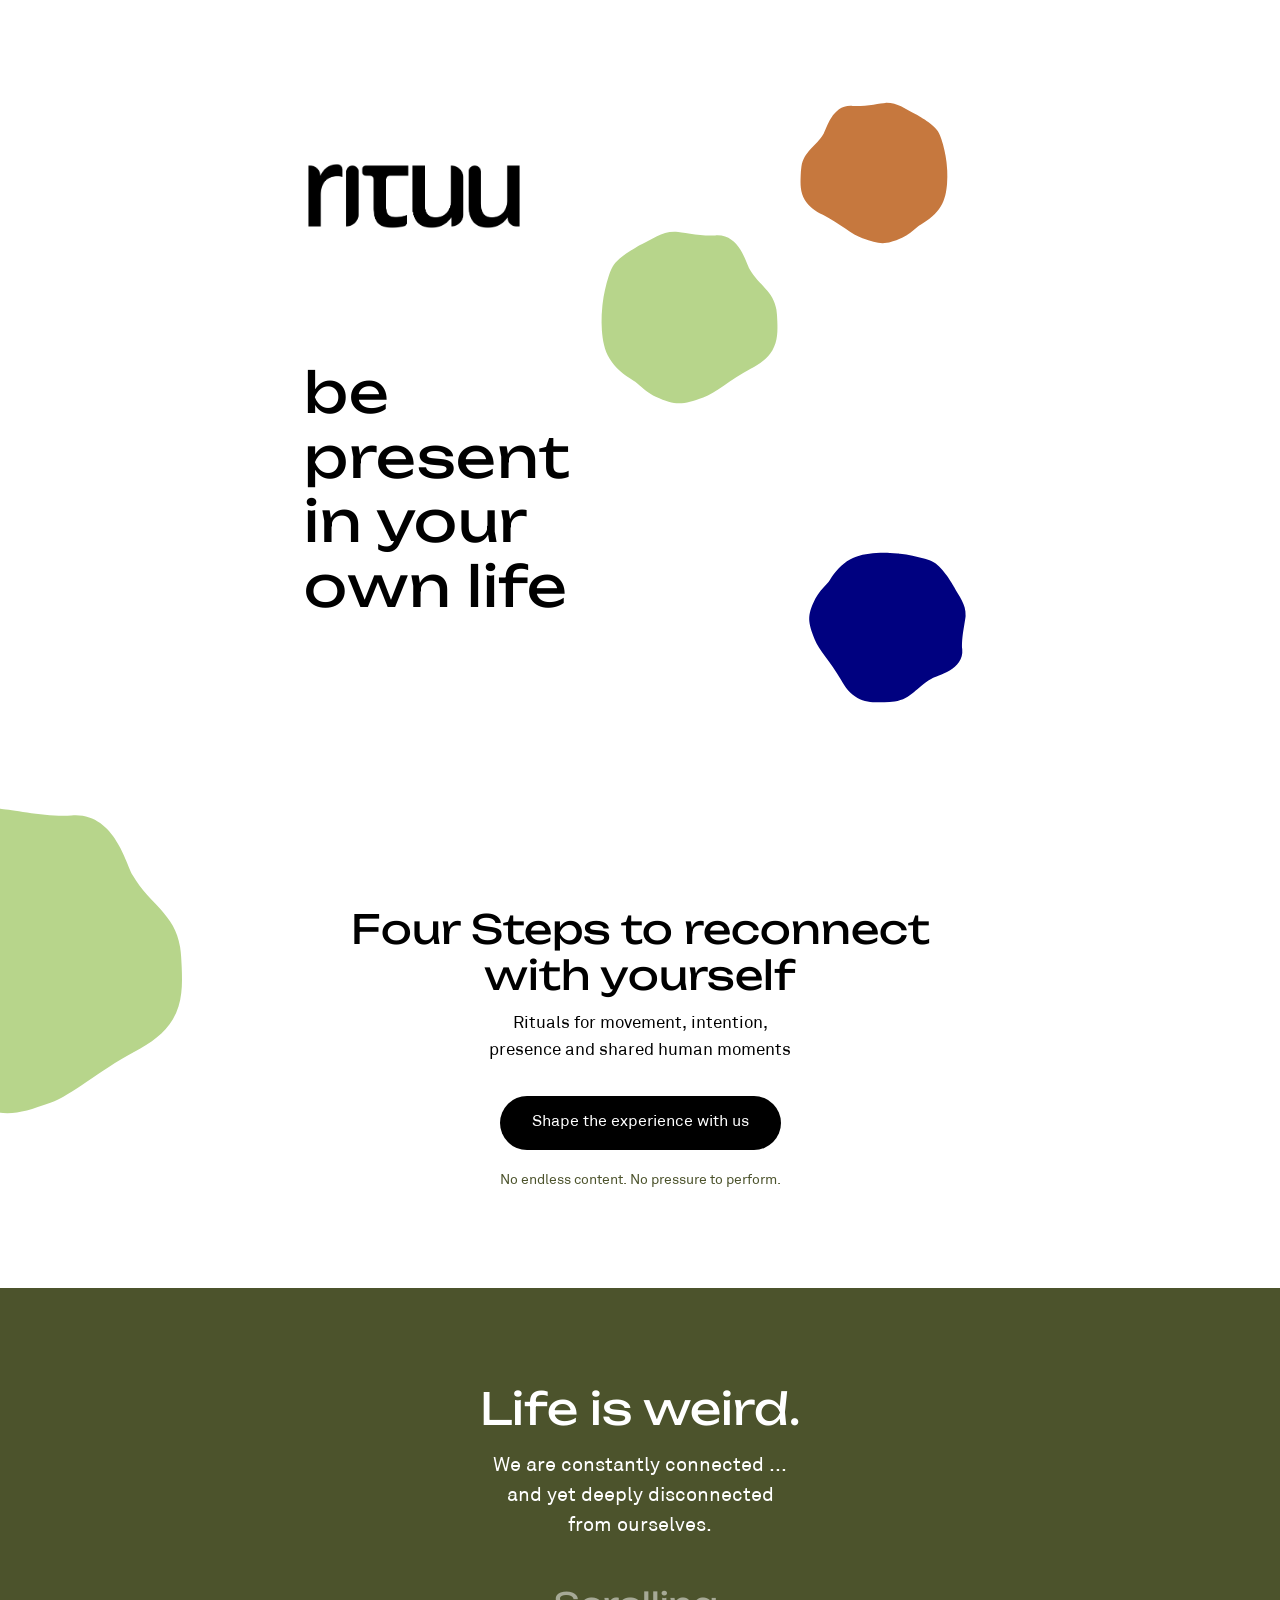
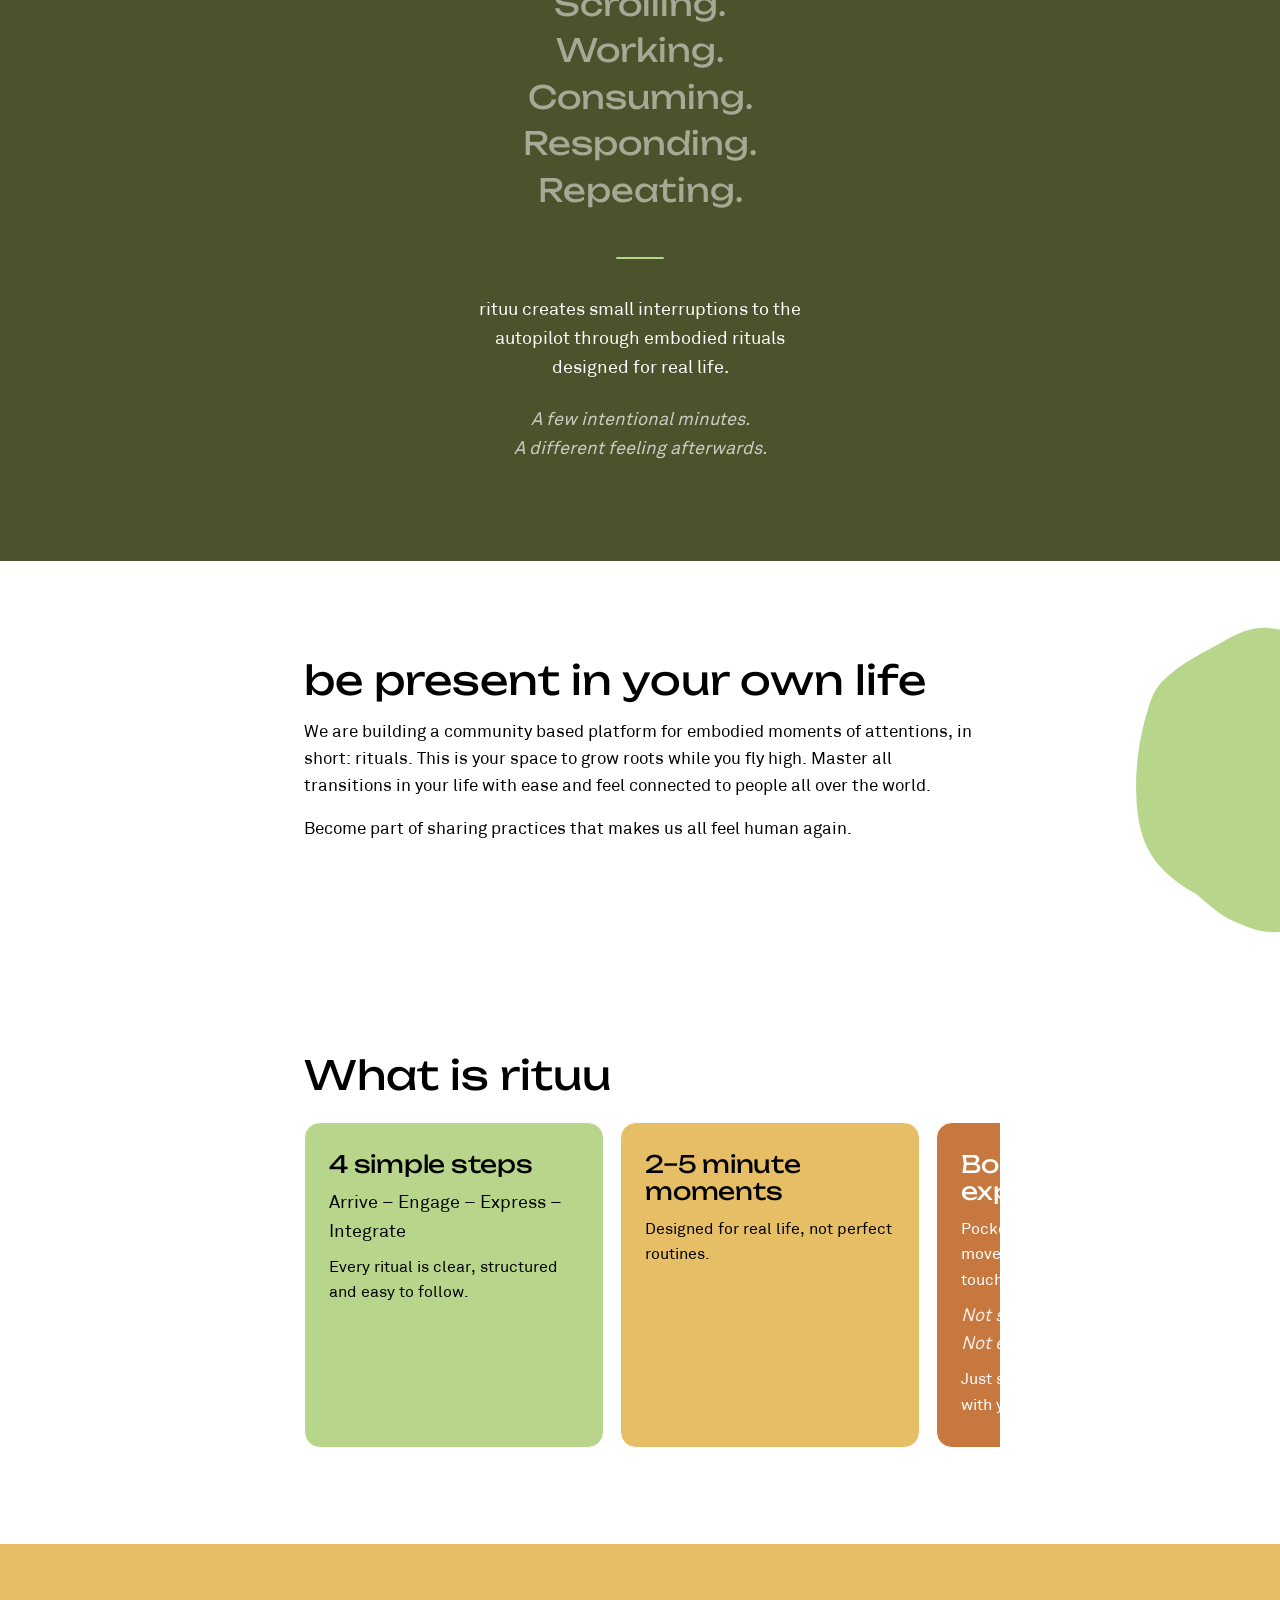
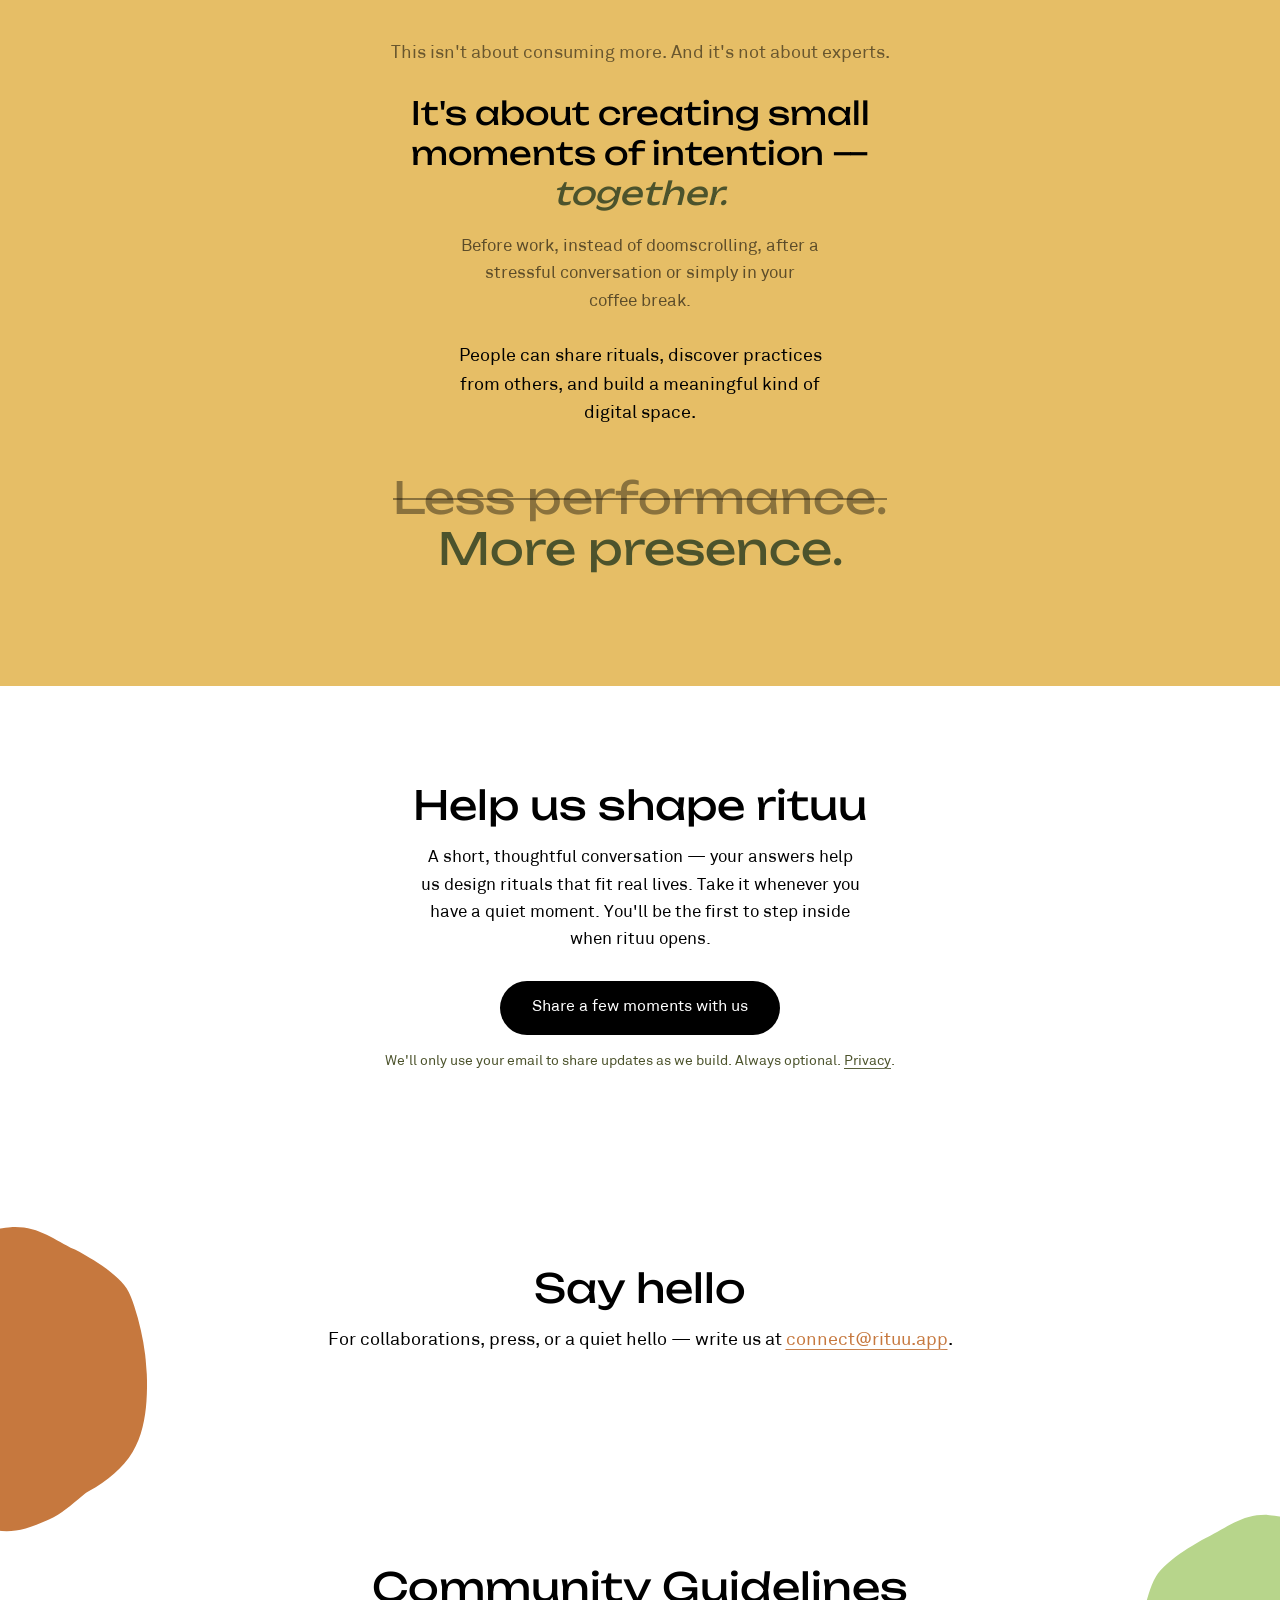
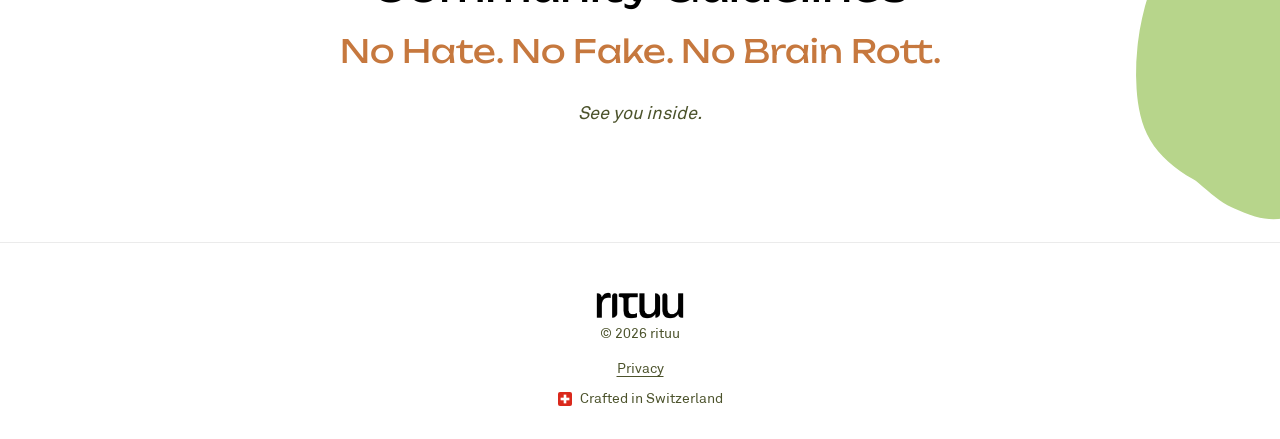
<file: index.html>
<!DOCTYPE html>
<html lang="en">
<head>
  <meta charset="UTF-8">
  <meta name="viewport" content="width=device-width, initial-scale=1">
  <title>rituu — your digital sanctuary</title>
  <meta name="description" content="rituu is a community-based platform for embodied moments of attention. Be present in your own life and master its transitions through shared ritual practices.">

  <link rel="canonical" href="https://rituuapp.github.io/rituu-landing/">

  <meta property="og:type" content="website">
  <meta property="og:url" content="https://rituuapp.github.io/rituu-landing/">
  <meta property="og:title" content="rituu — your digital sanctuary">
  <meta property="og:description" content="A community-based platform for embodied moments of attention. Be present in your own life.">
  <meta property="og:image" content="https://rituuapp.github.io/rituu-landing/assets/og-image.png">
  <meta property="og:image:width" content="1200">
  <meta property="og:image:height" content="630">
  <meta property="og:image:alt" content="rituu — your digital sanctuary">
  <meta property="og:site_name" content="rituu">

  <meta name="twitter:card" content="summary_large_image">
  <meta name="twitter:title" content="rituu — your digital sanctuary">
  <meta name="twitter:description" content="A community-based platform for embodied moments of attention.">
  <meta name="twitter:image" content="https://rituuapp.github.io/rituu-landing/assets/og-image.png">

  <meta name="theme-color" content="#FFFFFF">

  <link rel="icon" type="image/svg+xml" href="favicon.svg">
  <link rel="apple-touch-icon" href="assets/rituu_logo_black_tr.png">

  <script type="application/ld+json">
  {
    "@context": "https://schema.org",
    "@type": "Organization",
    "name": "rituu",
    "url": "https://rituuapp.github.io/rituu-landing/",
    "logo": "https://rituuapp.github.io/rituu-landing/assets/rituu_logo_black_tr.png",
    "description": "A community-based platform for embodied moments of attention. Master life's transitions through shared ritual practices.",
    "email": "connect@rituu.app",
    "foundingLocation": {
      "@type": "Country",
      "name": "Switzerland"
    }
  }
  </script>

  <link rel="preconnect" href="https://fonts.googleapis.com">
  <link rel="preconnect" href="https://fonts.gstatic.com" crossorigin>
  <link rel="stylesheet" href="https://fonts.googleapis.com/css2?family=Unbounded:wght@300..900&display=swap">

  <link rel="stylesheet" href="styles.css">

  <!-- Google tag (gtag.js) -->
  <script async src="https://www.googletagmanager.com/gtag/js?id=G-H9V5ZC2HZX"></script>
  <script>
    window.dataLayer = window.dataLayer || [];
    function gtag(){dataLayer.push(arguments);}
    gtag('js', new Date());

    gtag('config', 'G-H9V5ZC2HZX');
  </script>
</head>
<body>
  <header class="hero" id="hero">
    <div class="hero__inner container">
      <div class="hero__content">
        <img class="hero__logo reveal" style="--reveal-delay:0.2s" src="assets/rituu_logo_black_tr.png" alt="rituu" width="320" height="320">
        <h1 class="hero__tagline reveal" style="--reveal-delay:0.4s">be present in your own life</h1>
      </div>
      <div class="hero__blobs" aria-hidden="true">
        <img class="blob blob--hero-1 reveal" style="--reveal-delay:0.4s" src="assets/rituu_logoideation_form_2.svg" alt="" data-parallax="0.30">
        <img class="blob blob--hero-2 reveal" style="--reveal-delay:0.6s" src="assets/rituu_logoideation_form_1.svg" alt="" data-parallax="0.45">
        <img class="blob blob--hero-3 reveal" style="--reveal-delay:0.8s" src="assets/rituu_logoideation_form_4.svg" alt="" data-parallax="0.55">
      </div>
    </div>
  </header>

  <main>
    <section class="section section--cta" id="early-cta" aria-labelledby="early-cta-h">
      <img class="blob blob--side blob--cta reveal" src="assets/rituu_logoideation_form_1.svg" alt="" aria-hidden="true" data-parallax="0.30">
      <div class="container cta">
        <h2 id="early-cta-h" class="reveal">Four Steps to reconnect with yourself</h2>
        <p class="cta__sub reveal">Rituals for movement, intention, presence and shared human moments</p>
        <a class="btn btn--primary reveal"  href="https://app.formbricks.com/s/cmppcyhiz9tw4xx01ex6nusjm" target="_blank" rel="noopener">Shape the experience with us</a>
        <p class="cta__note reveal">No endless content. No pressure to perform.</p>
      </div>
    </section>

    <section class="section section--weird" id="weird" aria-labelledby="weird-h">
      <div class="container weird">
        <h2 id="weird-h" class="reveal">Life is weird.</h2>
        <p class="weird__lead reveal">We are constantly connected ... and yet deeply disconnected from ourselves.</p>
        <div class="weird__loop" role="presentation">
          <span class="reveal" style="--reveal-delay:0s">Scrolling.</span>
          <span class="reveal" style="--reveal-delay:0.12s">Working.</span>
          <span class="reveal" style="--reveal-delay:0.24s">Consuming.</span>
          <span class="reveal" style="--reveal-delay:0.36s">Responding.</span>
          <span class="reveal" style="--reveal-delay:0.48s">Repeating.</span>
        </div>
        <p class="weird__turn reveal">rituu creates small interruptions to the autopilot through embodied rituals designed for real life.</p>
        <p class="weird__close reveal">A few intentional minutes.<br>A different feeling afterwards.</p>
      </div>
    </section>

    <section class="section section--mission" id="mission" aria-labelledby="mission-h">
      <img class="blob blob--side blob--mission reveal" src="assets/rituu_logoideation_form_1.svg" alt="" aria-hidden="true" data-parallax="0.35">
      <div class="container">
        <h2 id="mission-h" class="reveal">be present in your own life</h2>
        <p class="reveal">We are building a community based platform for embodied moments of attentions, in short: rituals. This is your space to grow roots while you fly high. Master all transitions in your life with ease and feel connected to people all over the world.</p>
        <p class="reveal">Become part of sharing practices that makes us all feel human again.</p>
      </div>
    </section>

    <section class="section section--playground" id="playground" aria-labelledby="playground-h">
      <img class="blob blob--side blob--playground reveal" src="assets/rituu_logoideation_form_3.svg" alt="" aria-hidden="true" data-parallax="0.40">
      <div class="container">
        <h2 id="playground-h" class="reveal">What is rituu</h2>
        <ol class="cards reveal" id="rituu-cards">
          <li class="card card--1">
            <h3 class="card__title">4 simple steps</h3>
            <p class="card__lead">Arrive – Engage – Express – Integrate</p>
            <p class="card__body">Every ritual is clear, structured and easy to follow.</p>
          </li>
          <li class="card card--2">
            <h3 class="card__title">2–5 minute moments</h3>
            <p class="card__body">Designed for real life, not perfect routines.</p>
          </li>
          <li class="card card--3">
            <h3 class="card__title">Body-first experiences</h3>
            <p class="card__body">Pockets of time centered around movement, breath, gestures, touch, voice and intention.</p>
            <p class="card__aside">Not self-optimization.<br>Not endless meditation.</p>
            <p class="card__body">Just simple ways to reconnect with yourself through the body.</p>
          </li>
          <li class="card card--4">
            <h3 class="card__title">Shared by real people</h3>
            <p class="card__body">Discover rituals created by others — or share your own.</p>
          </li>
        </ol>
        <div class="cards__dots" role="group" aria-label="Card navigation">
          <button type="button" class="cards__dot is-active" aria-label="Show card 1" data-index="0"></button>
          <button type="button" class="cards__dot" aria-label="Show card 2" data-index="1"></button>
          <button type="button" class="cards__dot" aria-label="Show card 3" data-index="2"></button>
          <button type="button" class="cards__dot" aria-label="Show card 4" data-index="3"></button>
        </div>
      </div>
    </section>

    <section class="section section--community" id="community" aria-labelledby="community-h">
      <div class="container community">
        <h2 id="community-h" class="visually-hidden">Presence, not performance</h2>
        <p class="community__neg reveal">This isn't about consuming more. And it's not about experts.</p>
        <p class="community__lead reveal">It's about creating small moments of intention — <em>together.</em></p>
        <p class="community__when reveal">Before work, instead of doomscrolling, after a stressful conversation or simply in your coffee break.</p>
        <p class="community__share reveal">People can share rituals, discover practices from others, and build a meaningful kind of digital space.</p>
        <p class="community__punch reveal">
          <span class="community__less">Less performance.</span>
          <span class="community__more">More presence.</span>
        </p>
      </div>
    </section>

    <section class="section section--subscribe" id="subscribe" aria-labelledby="subscribe-h">
      <div class="container subscribe">
        <h2 id="subscribe-h" class="subscribe__title reveal">Help us shape rituu</h2>
        <p class="subscribe__lead reveal">A short, thoughtful conversation — your answers help us design rituals that fit real lives. Take it whenever you have a quiet moment. You'll be the first to step inside when rituu opens.</p>
        <div class="subscribe__form reveal">
          <a class="btn btn--primary" href="https://app.formbricks.com/s/cmppcyhiz9tw4xx01ex6nusjm" target="_blank" rel="noopener">Share a few moments with us</a>
        </div>
        <p class="subscribe__notice reveal">We'll only use your email to share updates as we build. Always optional. <a href="privacy.html">Privacy</a>.</p>
      </div>
    </section>


    <section class="section section--connect" id="connect" aria-labelledby="connect-h">
      <img class="blob blob--side blob--connect reveal" src="assets/rituu_logoideation_form_2.svg" alt="" aria-hidden="true" data-parallax="0.45">
      <div class="container">
        <h2 id="connect-h" class="reveal">Say hello</h2>
        <p class="reveal">For collaborations, press, or a quiet hello — write us at <a href="mailto:connect@rituu.app">connect@rituu.app</a>.</p>
      </div>
    </section>

    <section class="section section--guidelines" id="guidelines" aria-labelledby="guidelines-h">
      <img class="blob blob--side blob--guidelines reveal" src="assets/rituu_logoideation_form_1.svg" alt="" aria-hidden="true" data-parallax="0.50">
      <div class="container guidelines">
        <h2 id="guidelines-h" class="reveal">Community Guidelines</h2>
        <p class="guidelines__rules reveal">No Hate. No Fake. No Brain Rott.</p>
        <p class="guidelines__sign reveal">See you inside.</p>
      </div>
    </section>
  </main>

  <footer class="footer">
    <div class="container footer__inner">
      <img class="footer__mark reveal" src="assets/rituu_logo_black_tr.png" alt="rituu" width="200" height="200">
      <p class="footer__meta reveal">© 2026 rituu</p>
      <p class="footer__links reveal"><a href="privacy.html">Privacy</a></p>
      <p class="footer__credit reveal">
        <svg class="footer__flag" viewBox="0 0 32 32" aria-hidden="true" focusable="false">
          <rect width="32" height="32" fill="#DA291C"/>
          <rect x="13" y="6" width="6" height="20" fill="#FFFFFF"/>
          <rect x="6" y="13" width="20" height="6" fill="#FFFFFF"/>
        </svg>
        Crafted in Switzerland
      </p>
      <!-- TODO: socials -->
    </div>
  </footer>

  <script src="main.js" defer></script>
  <!-- START Formbricks Surveys -->
  <script type="text/javascript">
  !function(){
      var appUrl = "https://app.formbricks.com";
      var workspaceId = "cmppcw0i39upg0q014uno5l7t";
      var t=document.createElement("script");t.type="text/javascript",t.async=!0,t.src=appUrl+"/js/formbricks.umd.cjs",t.onload=function(){window.formbricks?window.formbricks.setup({workspaceId:workspaceId,appUrl:appUrl}):console.error("Formbricks library failed to load properly. The formbricks object is not available.");};var e=document.getElementsByTagName("script")[0];e.parentNode.insertBefore(t,e)}();
  </script>
  <!-- END Formbricks Surveys -->
</body>
</html>
</file>
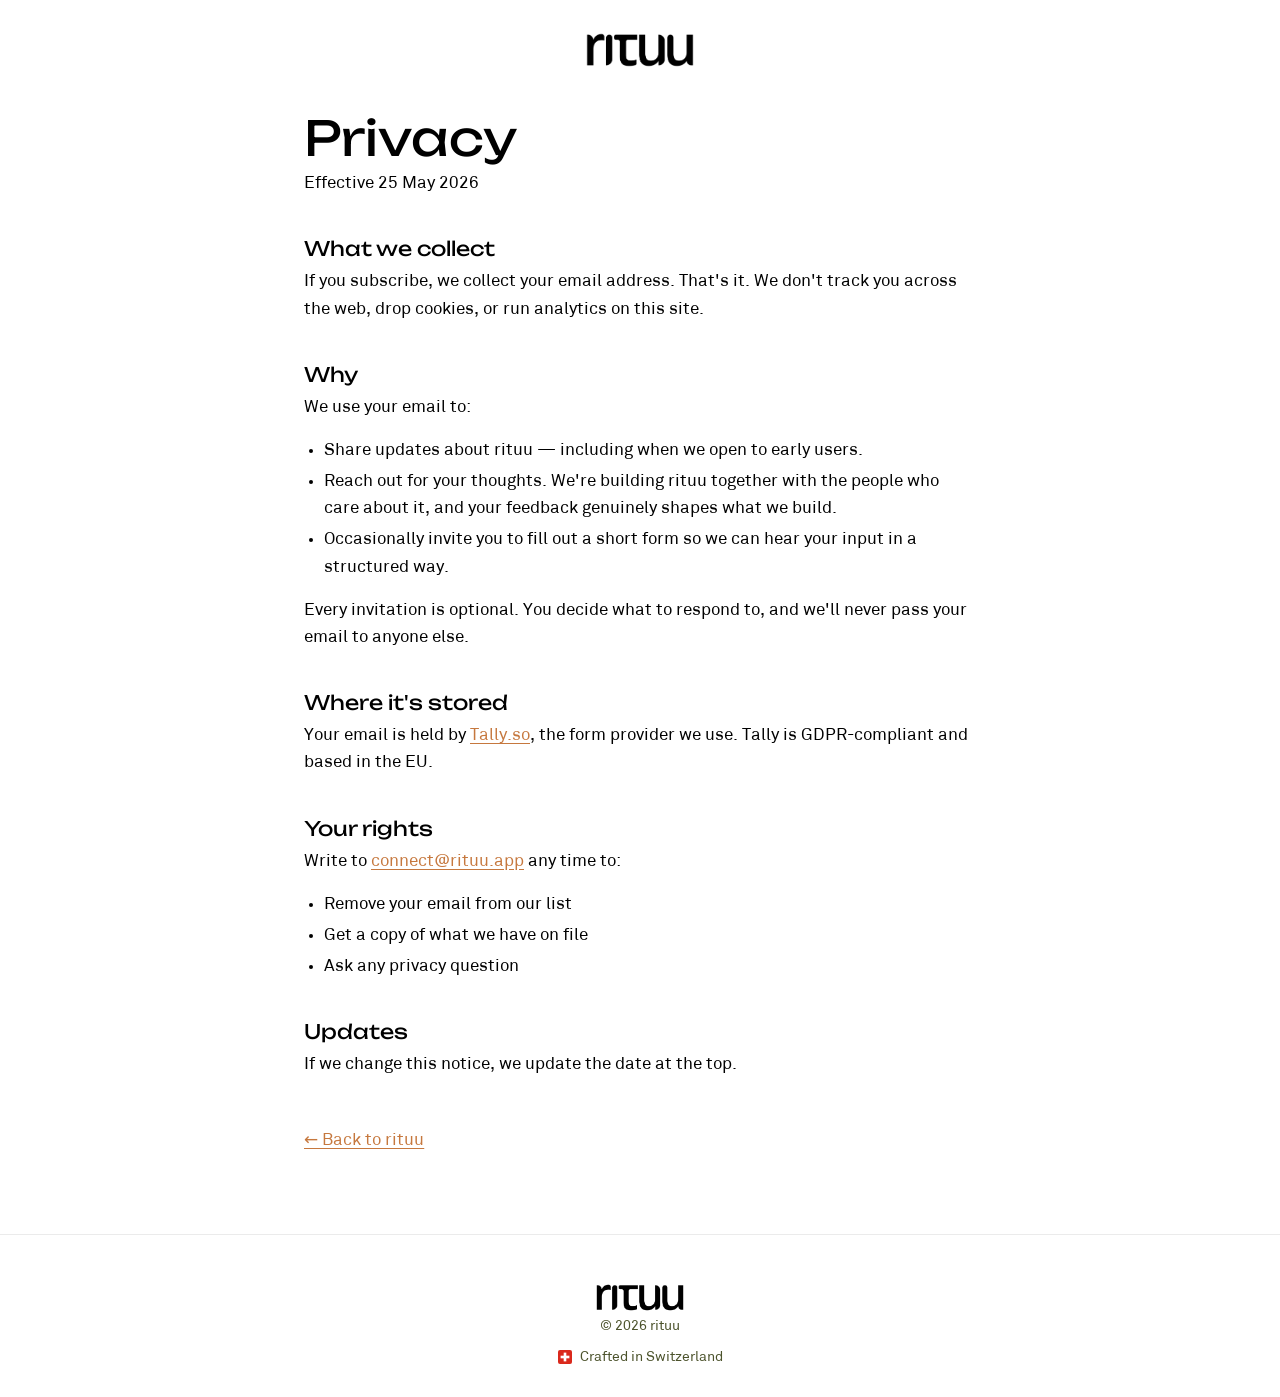
<file: privacy.html>
<!DOCTYPE html>
<html lang="en">
<head>
  <meta charset="UTF-8">
  <meta name="viewport" content="width=device-width, initial-scale=1">
  <title>Privacy — rituu</title>
  <meta name="description" content="How rituu handles your email and personal data.">
  <meta name="robots" content="index,follow">

  <link rel="canonical" href="https://rituuapp.github.io/rituu-landing/privacy.html">
  <link rel="icon" type="image/svg+xml" href="favicon.svg">
  <link rel="apple-touch-icon" href="assets/rituu_logo_black_tr.png">

  <link rel="preconnect" href="https://fonts.googleapis.com">
  <link rel="preconnect" href="https://fonts.gstatic.com" crossorigin>
  <link rel="stylesheet" href="https://fonts.googleapis.com/css2?family=Unbounded:wght@300..900&display=swap">

  <link rel="stylesheet" href="styles.css">
</head>
<body>
  <header class="legal-header">
    <a href="index.html" class="legal-home" aria-label="rituu — home">
      <img src="assets/rituu_logo_black_tr.png" alt="rituu" width="120" height="120">
    </a>
  </header>

  <main class="legal">
    <div class="container">
      <h1>Privacy</h1>
      <p class="legal-effective">Effective 25 May 2026</p>

      <h2>What we collect</h2>
      <p>If you subscribe, we collect your email address. That's it. We don't track you across the web, drop cookies, or run analytics on this site.</p>

      <h2>Why</h2>
      <p>We use your email to:</p>
      <ul>
        <li>Share updates about rituu — including when we open to early users.</li>
        <li>Reach out for your thoughts. We're building rituu together with the people who care about it, and your feedback genuinely shapes what we build.</li>
        <li>Occasionally invite you to fill out a short form so we can hear your input in a structured way.</li>
      </ul>
      <p>Every invitation is optional. You decide what to respond to, and we'll never pass your email to anyone else.</p>

      <h2>Where it's stored</h2>
      <p>Your email is held by <a href="https://tally.so/">Tally.so</a>, the form provider we use. Tally is GDPR-compliant and based in the EU.</p>

      <h2>Your rights</h2>
      <p>Write to <a href="mailto:connect@rituu.app">connect@rituu.app</a> any time to:</p>
      <ul>
        <li>Remove your email from our list</li>
        <li>Get a copy of what we have on file</li>
        <li>Ask any privacy question</li>
      </ul>

      <h2>Updates</h2>
      <p>If we change this notice, we update the date at the top.</p>

      <p class="legal-back"><a href="index.html">← Back to rituu</a></p>
    </div>
  </main>

  <footer class="footer">
    <div class="container footer__inner">
      <img class="footer__mark" src="assets/rituu_logo_black_tr.png" alt="rituu" width="200" height="200">
      <p class="footer__meta">© 2026 rituu</p>
      <p class="footer__credit">
        <svg class="footer__flag" viewBox="0 0 32 32" aria-hidden="true" focusable="false">
          <rect width="32" height="32" fill="#DA291C"/>
          <rect x="13" y="6" width="6" height="20" fill="#FFFFFF"/>
          <rect x="6" y="13" width="20" height="6" fill="#FFFFFF"/>
        </svg>
        Crafted in Switzerland
      </p>
    </div>
  </footer>
</body>
</html>
</file>
<file: styles.css>
/* ----- Fonts -----
   Display: Unbounded (Google Fonts, free) — loaded via <link> in index.html.
   Body:    Akkurat — user-supplied .woff in assets/fonts/, falls back to Inter. */
@font-face {
  font-family: 'Akkurat';
  src: url('assets/fonts/Akkurat.woff') format('woff');
  font-weight: 100 900;
  font-display: swap;
}

/* ----- Design tokens ----- */
:root {
  /* brand */
  --color-white:       #FFFFFF;
  --color-black:       #000000;
  --color-orange:      #C6783E;
  --color-mustard:     #E6BE66;
  --color-green-dark:  #4C532C;
  --color-green-light: #B7D58B;
  --color-blue-deep:   #000180;

  /* type */
  --font-display: 'Unbounded', 'Outfit', 'Manrope', system-ui, sans-serif;
  --font-body:    'Akkurat', 'Inter', system-ui, -apple-system, sans-serif;

  /* fluid type scale */
  --fs-h1:    clamp(2.25rem, 6vw, 3.5rem);
  --fs-h2:    clamp(1.75rem, 4vw, 2.5rem);
  --fs-body:  clamp(1rem, 1.5vw, 1.125rem);
  --fs-small: 0.875rem;

  /* spacing */
  --space-section: 4rem;          /* mobile */
  --space-section-lg: 6rem;       /* desktop */
  --content-max: 720px;

  /* Soft white halo to keep text legible where it overlaps the blob
     SVGs. White works over BOTH light and dark blobs, and is invisible
     over the white page background. A tight layer for separation plus
     softer spread so it reads as a gentle glow, not a hard outline. */
  --text-halo: 0 0 2px var(--color-white),
               0 0 6px var(--color-white),
               0 0 12px var(--color-white);
}

/* ----- Reset ----- */
*, *::before, *::after { box-sizing: border-box; }
html {
  scroll-behavior: smooth;
  overflow-x: hidden; /* iOS Safari needs this on html, not just body */
}
html, body { margin: 0; padding: 0; }
body {
  background: var(--color-white);
  color: var(--color-black);
  font-family: var(--font-body);
  font-size: var(--fs-body);
  line-height: 1.6;
  -webkit-font-smoothing: antialiased;
  overflow-x: hidden; /* contain blob bleed without clipping section overflow */
  position: relative; /* establish containing block so off-screen blobs don't expand body width */
}
img { max-width: 100%; display: block; }
a { color: inherit; }

/* ----- Typography ----- */
h1, h2, h3 {
  font-family: var(--font-display);
  font-weight: 400;
  line-height: 1.15;
  margin: 0 0 1rem;
}
h1 { font-size: var(--fs-h1); }
h2 { font-size: var(--fs-h2); }
p  { margin: 0 0 1rem; }

/* ----- Layout helpers ----- */
.container {
  max-width: var(--content-max);
  margin-inline: auto;
  padding-inline: 1.5rem;
}
section {
  padding-block: var(--space-section);
  position: relative;
  /* No overflow clipping here — let parallaxing blobs extend past
     the section's box. body has overflow-x: hidden to absorb
     anything that sticks off the viewport edges. */
}
@media (min-width: 768px) {
  section { padding-block: var(--space-section-lg); }
}

/* ===== Hero ===== */
.hero {
  min-height: 100svh;
  display: flex;
  align-items: center;
  position: relative;
  /* No overflow clipping — body has overflow-x: hidden,
     and we want hero blobs to parallax smoothly past the hero edge. */
}
.hero__inner {
  width: 100%;
  display: grid;
  gap: 2rem;
}
.hero__content {
  text-align: center;
  position: relative;
  z-index: 2;
}
.hero__logo {
  width: clamp(260px, 72vw, 460px);
  max-width: 250px;
  height: auto;

  margin: 5rem auto 1.25rem;
}
.hero__tagline {
  font-family: var(--font-body);
  font-size: 1rem;
  font-weight: 400;
  letter-spacing: 0.01em;
  margin: 0 0 2.5rem;
}
.hero__blobs {
  position: absolute;
  inset: 0;
  pointer-events: none;
  z-index: 1;
}

/* Mobile blob placement — corners, partially clipped */
.blob--hero-1 { /* orange */
  position: absolute;
  width: 60vw; max-width: 320px;
  top: -10vw; right: -15vw;
  opacity: 0.85;
}
.blob--hero-2 { /* light green */
  position: absolute;
  width: 70vw; max-width: 380px;
  top: +20vw; left: -25vw;
  opacity: 0.85;
}
.blob--hero-3 { /* deep blue */
  position: absolute;
  width: 75vw; max-width: 400px;
  bottom: -20vw; right: -25vw;
  opacity: 0.95;
}

/* Button */
.btn {
  display: inline-block;
  font-family: var(--font-body);
  font-size: 1rem;
  font-weight: 500;
  padding: 0.875rem 2rem;
  border-radius: 999px;
  text-decoration: none;
  transition: background 0.2s ease, transform 0.2s ease;
  cursor: pointer;
  border: none;
}
.btn--primary {
  background: var(--color-black);
  color: var(--color-white);
}
.btn--primary:hover { background: var(--color-green-dark); }
.btn:focus-visible {
  outline: 2px solid var(--color-blue-deep);
  outline-offset: 3px;
}

/* Desktop split layout */
@media (min-width: 768px) {
  .hero { min-height: 90vh; }
  .hero__inner {
    grid-template-columns: 45% 55%;
    align-items: center;
    gap: 0;
  }
  .hero__content {
    text-align: left;
    padding-right: 2rem;
  }
  .hero__logo {
    width: clamp(220px, 30vw, 360px);
    margin: 0 0 8rem;
    max-width: 220px;

  }
  .hero__tagline {
    font-family: var(--font-display);
    font-size: var(--fs-h1);
    margin: 0 0 2rem;
  }
  .hero__blobs {
    position: relative;
    inset: auto;
    height: 70vh;
  }
  /* Reposition the 3 blobs as a collage on the right half */
  .blob--hero-1 { /* orange — top right */
    width: 45%; max-width: none;
    top: 0; right: 5%; left: auto; bottom: auto;
  }
  .blob--hero-2 { /* light green — middle left of collage */
    width: 55%; max-width: none;
    top: 20%; left: -5%; right: auto; bottom: auto;
  }
  .blob--hero-3 { /* deep blue — bottom right */
    width: 50%; max-width: none;
    bottom: 0; right: 0; top: auto; left: auto;
  }
}

/* ===== Legal pages (privacy, terms) ===== */
.legal-header {
  padding: 2rem 1.5rem 1rem;
  text-align: center;
}
.legal-home {
  display: inline-block;
}
.legal-home img {
  width: 110px;
  height: auto;
}
.legal {
  padding-block: 1rem 4rem;
}
.legal h1 {
  font-size: clamp(2rem, 5vw, 3rem);
  margin-bottom: 0.25rem;
}
.legal h2 {
  font-size: 1.25rem;
  margin-top: 2.5rem;
  margin-bottom: 0.5rem;
}
.legal p, .legal ul {
  font-size: 1.0625rem;
  color: var(--color-black);
}
.legal ul { padding-left: 1.25rem; margin: 0 0 1rem; }
.legal li { margin-bottom: 0.25rem; }
.legal a {
  color: var(--color-orange);
  text-decoration: underline;
  text-underline-offset: 0.2em;
}
.legal a:hover { color: var(--color-green-dark); }
.legal-effective {
  color: var(--color-green-dark);
  font-size: var(--fs-small);
  margin-bottom: 2rem;
}
.legal-back {
  margin-top: 3rem;
}

/* ===== Visually hidden (a11y) ===== */
.visually-hidden {
  position: absolute;
  width: 1px; height: 1px;
  padding: 0; margin: -1px; overflow: hidden;
  clip: rect(0 0 0 0); white-space: nowrap; border: 0;
}

/* ===== Sections — base ===== */
.section { position: relative; }

/* Side blob accents (one per section, alternating sides) */
.blob--side {
  position: absolute;
  width: 50vw; max-width: 360px;
  pointer-events: none;
  z-index: 0;
  opacity: 0.75;
}
.blob--cta         { top: -6%;  left: -12vw; }
.blob--mission     { top: 10%;  right: -15vw; }
.blob--guidelines  { top: 5%;   right: -15vw; }
.blob--playground  { top: 5%;   left: -15vw; }
.blob--connect     { top: 10%;  left: -15vw; }

.section .container { position: relative; z-index: 1; }

/* Text legibility over blobs — white halo on copy that sits on the white
   page (hero tagline + section headings/paragraphs). Links inside
   paragraphs inherit it. Cards are excluded: they have solid colored
   backgrounds where a halo around white text would look fuzzy. */
.hero__tagline,
.section :is(h2, h3, p) {
  text-shadow: var(--text-halo);
}
.card :is(h2, h3, p) { text-shadow: none; }

/* Mission */
.section--mission p {
  font-size: 1.0625rem;
}

/* Early CTA — clean, centered conversion block right after the hero */
.section--cta { text-align: center; }
.cta {
  max-width: 640px;
  display: flex;
  flex-direction: column;
  align-items: center;
}
.cta h2 { margin-bottom: 0.75rem; }
.cta__sub {
  font-size: 1.0625rem;
  max-width: 32ch;
  margin: 0 auto 2rem;
}
.cta__note {
  font-size: var(--fs-small);
  color: var(--color-green-dark);
  margin: 1.25rem 0 0;
}

/* "Life is weird" — a dark breath/pause moment that interrupts the
   white scroll. The dark band itself is the "interruption". */
.section--weird {
  background: var(--color-green-dark);
  color: var(--color-white);
  text-align: center;
  /* Sit above neighbouring sections' blobs (z-index:0) so none parallax
     into this clean dark band. */
  z-index: 1;
}
/* Dark background — the white text halo would only fuzz light text here. */
.section--weird :is(h2, h3, p) { text-shadow: none; }
.weird { max-width: 600px; }
.weird h2 {
  font-size: clamp(2rem, 5vw, 2.75rem);
  margin-bottom: 1rem;
}
.weird__lead {
  font-size: 1.25rem;
  line-height: 1.5;
  max-width: 28ch;
  margin: 0 auto 2.5rem;
}
/* The autopilot loop — muted, stacked, fading in one-by-one (the stagger
   is intentional here: it reinforces the relentless rhythm). */
.weird__loop {
  font-family: var(--font-display);
  font-size: clamp(1.5rem, 4vw, 2rem);
  line-height: 1.45;
  color: rgba(255, 255, 255, 0.5);
  margin: 0 auto 2.75rem;
}
.weird__loop span { display: block; }
/* The turn: rituu breaks the pattern — full white, preceded by a short
   accent line (the literal "small interruption"). */
.weird__turn {
  position: relative;
  font-size: 1.125rem;
  line-height: 1.6;
  max-width: 34ch;
  margin: 0 auto 1.5rem;
  padding-top: 2.5rem;
}
.weird__turn::before {
  content: "";
  position: absolute;
  top: 0;
  left: 50%;
  transform: translateX(-50%);
  width: 48px;
  height: 2px;
  border-radius: 2px;
  background: var(--color-green-light);
}
.weird__close {
  color: rgba(255, 255, 255, 0.7);
  font-style: italic;
  margin: 0;
}

/* Community / presence — a centred statement section. Builds to the
   "Less performance / More presence" closer as the visual payoff. */
.section--community {
  text-align: center;
  background: var(--color-mustard);
  /* Sit above neighbouring blobs so none parallax into this clean band. */
  z-index: 1;
}
/* Solid background — the white text halo would only fuzz the text here. */
.section--community :is(h2, h3, p) { text-shadow: none; }
.community { max-width: 620px; }
.community__neg {
  color: rgba(0, 0, 0, 0.55);
  margin-bottom: 1.5rem;
}
.community__lead {
  font-family: var(--font-display);
  font-size: clamp(1.5rem, 3.5vw, 2rem);
  line-height: 1.25;
  margin: 0 0 1.25rem;
}
.community__lead em {
  font-style: italic;
  color: var(--color-green-dark);
}
.community__when {
  font-size: 1.0625rem;
  color: rgba(0, 0, 0, 0.6);
  max-width: 36ch;
  margin: 0 auto 1.75rem;
}
.community__share {
  max-width: 38ch;
  margin: 0 auto;
}
.community__punch {
  font-family: var(--font-display);
  font-size: clamp(1.75rem, 5vw, 2.75rem);
  line-height: 1.15;
  margin-top: 2.75rem;
}
.community__less {
  display: block;
  color: rgba(0, 0, 0, 0.4);   /* de-emphasised, but still legible on mustard */
  text-decoration: line-through;
  text-decoration-thickness: 2px;
}
.community__more {
  display: block;
  color: var(--color-green-dark);
}

/* Subscribe block */
.section--subscribe { text-align: center; }
.subscribe__title { margin-bottom: 1rem; }
.subscribe__lead {
  font-size: 1.0625rem;
  max-width: 44ch;
  margin: 0 auto 1.75rem;
}
.subscribe__form {
  max-width: 520px;
  margin: 0 auto;
  display: flex;
  justify-content: center;
}
.subscribe__form > .btn {
  display: block;
  margin-inline: auto;
}
.subscribe__form iframe {
  width: 100%;
  border: none;
  display: block;
}
.subscribe__notice {
  font-size: var(--fs-small);
  color: var(--color-green-dark);
  text-align: center;
  margin: 1rem auto 0;
  max-width: 520px;
}
.subscribe__notice a {
  color: var(--color-green-dark);
  text-decoration: underline;
  text-underline-offset: 0.2em;
}
.subscribe__notice a:hover { color: var(--color-orange); }

/* Community Guidelines */
.guidelines { text-align: center; }
.guidelines__rules {
  font-family: var(--font-display);
  font-size:  clamp(1.05rem, 4vw, 2rem);
  color: var(--color-orange);
  margin-block: 1rem 1.5rem;
}
.guidelines__sign {
  font-style: italic;
  color: var(--color-green-dark);
}

/* ===== "What is rituu" cards =====
   Horizontal scroll carousel. Mobile: snap + pagination dots (JS).
   Desktop: pure-CSS scroll — drag the scrollbar or use a trackpad,
   no JS involved. */
.cards {
  list-style: none;
  padding: 0;
  margin: 1.5rem 0 0;
  display: grid;
  grid-auto-flow: column;
  grid-auto-columns: 85%;          /* each card ~85% wide so the next peeks in */
  gap: 1rem;
  overflow-x: auto;
  overflow-y: hidden;              /* MUST be explicit: with overflow-x:auto,
                                      a `visible` overflow-y computes to `auto`,
                                      adding a phantom vertical scroll that also
                                      hijacks horizontal trackpad gestures. */
  scroll-snap-type: x mandatory;
  scroll-padding-inline: 1.5rem;
  -webkit-overflow-scrolling: touch;
  scrollbar-width: none;           /* Firefox — hidden on mobile (dots instead) */
  cursor: grab;                    /* draggable via JS (drag-to-scroll) */
  /* bleed to the container edges so cards can sit flush with the inset */
  margin-inline: -1.5rem;
  padding-inline: 1.5rem;
}
/* Hide via zero-size (NOT display:none — toggling display:none→block
   leaves a visible-but-undraggable scrollbar in WebKit/Blink). */
.cards::-webkit-scrollbar { width: 0; height: 0; }
.cards.is-dragging { cursor: grabbing; }
.cards.is-dragging .card { user-select: none; }

.card {
  scroll-snap-align: start;
  padding: 1.75rem 1.5rem;
  border-radius: 16px;
  display: flex;
  flex-direction: column;
  gap: 0.5rem;
  border: 1px white solid;
}
.card__num {
  font-family: var(--font-display);
  font-size: 1rem;
  opacity: 0.7;
  font-variant-numeric: tabular-nums;
  margin-bottom: 0.25rem;
}
.card__title {
  font-family: var(--font-display);
  font-size: 1.5rem;
  line-height: 1.15;
  letter-spacing: -0.01em;
  margin: 0 0 0.25rem;
}
.card__lead {
  font-weight: 500;
  margin: 0;
}
.card__body {
  font-size: 1rem;
  margin: 0;
}
.card__aside {
  font-style: italic;
  opacity: 0.85;
  margin: 0;
}
.card--1 { background: var(--color-green-light); color: var(--color-black); }
.card--2 { background: var(--color-mustard);     color: var(--color-black); }
.card--3 { background: var(--color-orange);      color: var(--color-white); }
.card--4 { background: var(--color-green-dark);  color: var(--color-white); }

/* Pagination dots (mobile only) */
.cards__dots {
  display: flex;
  justify-content: center;
  gap: 0.5rem;
  margin-top: 1.25rem;
}
.cards__dot {
  width: 9px;
  height: 9px;
  padding: 0;
  border: none;
  border-radius: 999px;
  background: var(--color-black);
  opacity: 0.2;
  cursor: pointer;
  transition: opacity 0.2s ease, transform 0.2s ease;
}
.cards__dot.is-active {
  opacity: 0.8;
  transform: scale(1.25);
}
.cards__dot:focus-visible {
  outline: 2px solid var(--color-blue-deep);
  outline-offset: 3px;
}

/* From small-tablet up, fix the card width so the carousel shows two
   full cards plus a peek of the third (signals there's more to scroll).
   Disable CSS scroll-snap on desktop: re-enabling it after a mouse drag
   makes the browser instantly jump to the nearest snap point (a visible
   "flick") and fights the JS smooth settle. On desktop the settle in
   main.js glides to the nearest card instead — no snap, no flick. */
@media (min-width: 600px) {
  .cards {
    grid-auto-columns: 300px;
    scroll-snap-type: none;
    /* Show a slim scrollbar on desktop so it can be dragged left/right
       (mouse) in addition to trackpad scrolling. */
    scrollbar-width: thin;
    scrollbar-color: rgba(0, 0, 0, 0.28) transparent;
  }
  .cards::-webkit-scrollbar { height: 10px; }
  .cards::-webkit-scrollbar-track { background: transparent; }
  .cards::-webkit-scrollbar-thumb {
    background: rgba(0, 0, 0, 0.22);
    border-radius: 999px;
  }
  .cards::-webkit-scrollbar-thumb:hover { background: rgba(0, 0, 0, 0.38); }
  /* Dots are a mobile affordance only — on desktop the peeking third
     card + the scrollbar signal there's more. */
  .cards__dots { display: none; }
}

/* ===== Reveal animations =====
   Non-blob elements fade up (opacity + translateY) with a transform
   transition. Blobs fade in opacity-only and DO NOT transition the
   transform — otherwise scroll-driven parallax updates would each
   ease over 0.6s and feel laggy.

   The transition-delay longhand MUST follow the transition shorthand
   within the same rule (the shorthand otherwise resets delay to 0). */
.reveal {
  opacity: 0;
}
.reveal:not(.blob) {
  transform: translateY(20px);
  transition: opacity 0.6s ease, transform 0.6s ease;
  transition-delay: var(--reveal-delay, 0s);
}
.reveal.blob {
  transition: opacity 0.6s ease;
  transition-delay: var(--reveal-delay, 0s);
}
.reveal.is-visible {
  opacity: 1;
}
.reveal.is-visible:not(.blob) {
  transform: translateY(0);
}

/* ===== Parallax (blobs only) ===== */
.blob {
  --parallax-y: 0px;
  transform: translate3d(0, var(--parallax-y), 0);
  will-change: transform;
}

/* Reduced motion — show everything immediately, no transitions */
@media (prefers-reduced-motion: reduce) {
  .reveal,
  .reveal.is-visible,
  .reveal:not(.blob),
  .reveal.is-visible:not(.blob) {
    opacity: 1;
    transform: none;
    transition: none;
  }
  .blob {
    --parallax-y: 0px !important;
    transform: none;
    will-change: auto;
  }
  html { scroll-behavior: auto; }
}

/* Connect */
.section--connect { text-align: center; }
.section--connect a {
  color: var(--color-orange);
  text-decoration: underline;
  text-underline-offset: 0.2em;
  transition: color 0.2s ease;
}
.section--connect a:hover { color: var(--color-green-dark); }

/* Footer */
.footer {
  padding-block: 3rem 2rem;
  border-top: 1px solid rgba(0,0,0,0.08);
  text-align: center;
}
.footer__mark {
  width: 90px;
  height: auto;
  margin: 0 auto 0.25rem;
}
.footer__meta {
  font-size: var(--fs-small);
  color: var(--color-green-dark);
  margin: 0;
}
.footer__links {
  font-size: var(--fs-small);
  margin: 0.75rem 0 0;
}
.footer__links a {
  color: var(--color-green-dark);
  text-decoration: underline;
  text-underline-offset: 0.2em;
}
.footer__links a:hover { color: var(--color-orange); }
.footer__credit {
  font-size: var(--fs-small);
  color: var(--color-green-dark);
  margin: 0.75rem 0 0;
  display: flex;
  align-items: center;
  justify-content: center;
  gap: 0.5rem;
  line-height: 1; /* match text box height to flag so align-items: center looks centered */
}
.footer__flag {
  width: 14px;
  height: 14px;
  flex-shrink: 0;
  border-radius: 2px;
  display: block;
  transform: translateY(-1px); /* optical alignment: text glyph center sits above line-box center */
}
</file>
